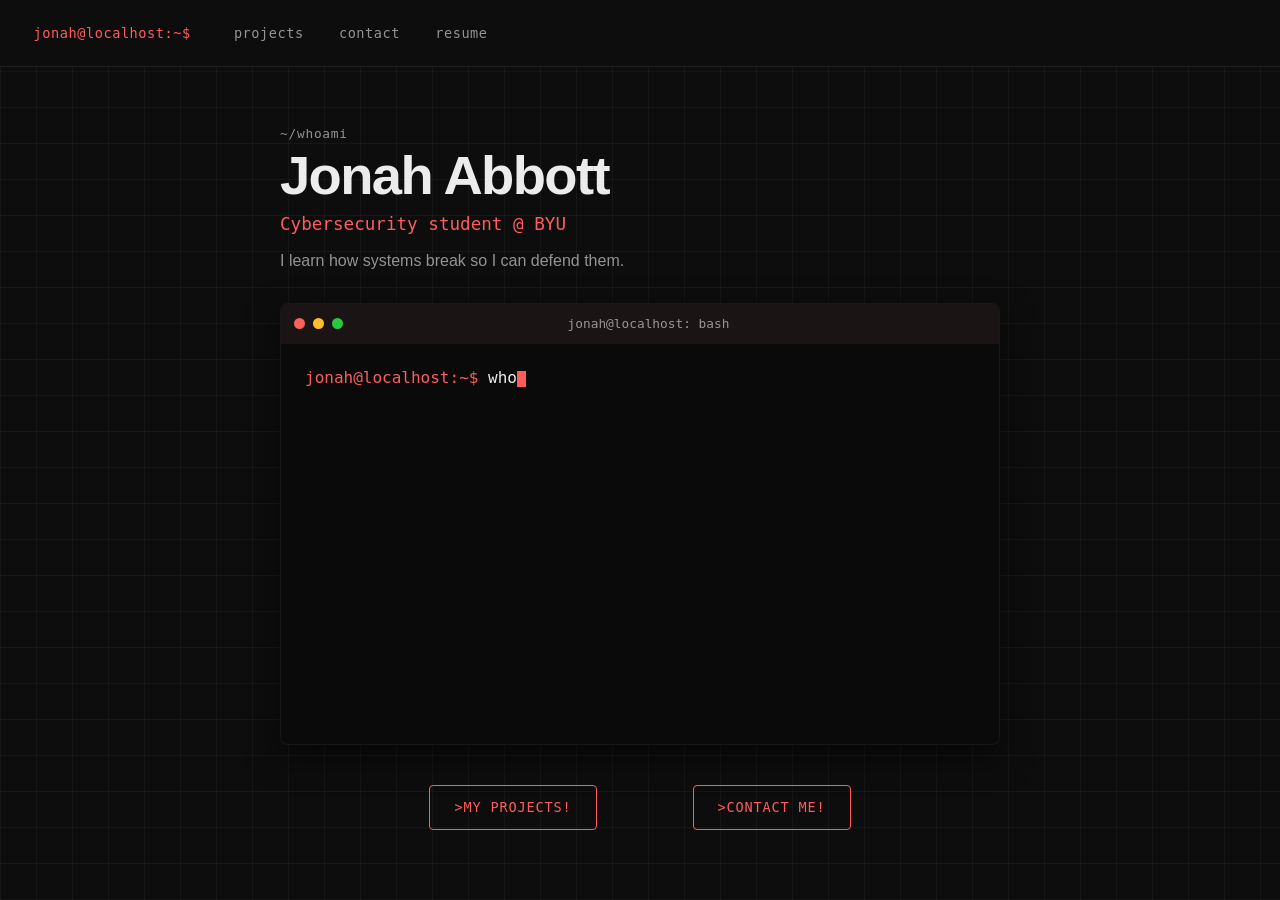
<file: index.html>
<!doctype html>
<html lang="en">
	<head>
		<meta charset="utf-8" />
		<meta name="viewport" content="width=device-width, initial-scale=1" />
		<meta http-equiv="Content-Security-Policy" content="default-src 'self'; script-src 'self'; style-src 'self' https://fonts.googleapis.com; font-src https://fonts.gstatic.com; img-src 'self'; frame-src 'self'; object-src 'none'; base-uri 'self'; form-action 'self'; upgrade-insecure-requests">
		<meta name="referrer" content="strict-origin-when-cross-origin">
		<title>Jonah Abbott</title>
		<meta name="description" content="Personal portfolio of Jonah Abbott" />
		<link rel="stylesheet" href="style.css?v=3">
	</head>
	<body>
		<a class="skip-link" href="#main">Skip to content</a>
		<nav class="site-nav" aria-label="Main navigation">
			<a class="nav-brand" href="index.html" aria-current="page">jonah@localhost:~$</a>
			<ul>
				<li><a href="projects.html">projects</a></li>
				<li><a href="contact.html">contact</a></li>
				<li><a href="resume.html">resume</a></li>
			</ul>
		</nav>
		<main id="main">
			<header class="hero">
				<p class="hero-kicker">~/whoami</p>
				<h1>Jonah Abbott</h1>
				<p class="hero-role">Cybersecurity student @ BYU</p>
				<p class="hero-tag">I learn how systems break so I can defend them.</p>
			</header>
			<div class="terminal-window">
				<div class="terminal-titlebar">
					<span class="terminal-dot dot-red"></span>
					<span class="terminal-dot dot-yellow"></span>
					<span class="terminal-dot dot-green"></span>
					<span class="terminal-title">jonah@localhost: bash</span>
				</div>
				<pre class="terminal-body" id="boot-output"></pre>
			</div>

			<div class="action-buttons">
				<a class="btn" href="projects.html">>My Projects!</a>
				<a class="btn" href="contact.html">>Contact Me!</a>
			</div>
		</main>
		<script src="script.js?v=3"></script>
	</body>
</html>
</file>
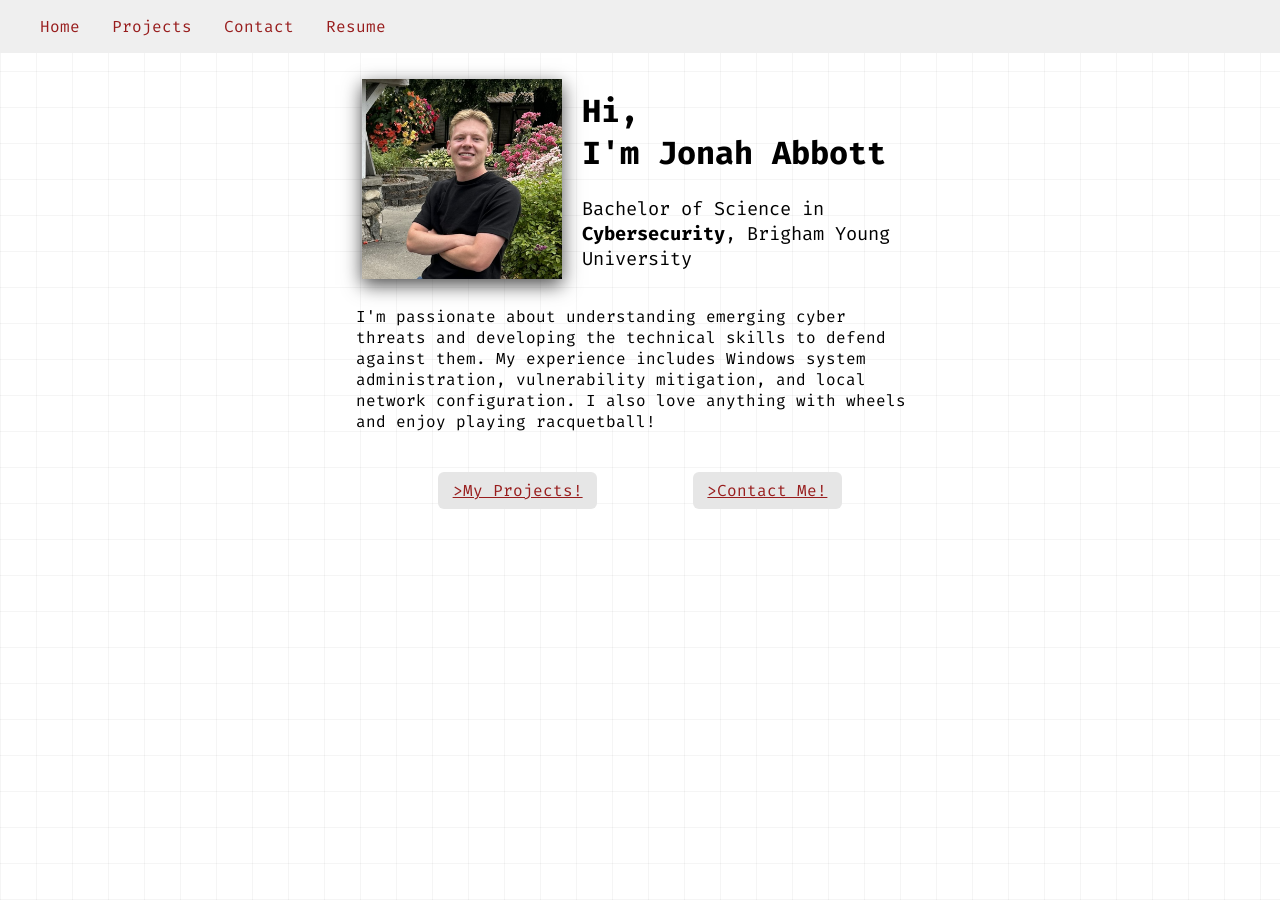
<file: main/index.html>
<!doctype html>
<html lang="en">
	<head>
		<meta charset="utf-8" />
		<meta name="viewport" content="width=device-width, initial-scale=1" />
		<title>Jonah Abbott</title>
		<meta name="description" content="Personal portfolio of Jonah Abbott" />
		<link rel="stylesheet" href="style.css">
	</head>
	<body>
		<a class="skip-link" href="#main">Skip to content</a>
		<nav class="site-nav" aria-label="Main navigation">
			<ul>
				<li><a href="index.html" aria-current="page">Home</a></li>
				<li><a href="projects.html">Projects</a></li>
				<li><a href="contact.html">Contact</a></li>
				<li><a href="resume.html">Resume</a></li>
			</ul>
		</nav>
		<main id="main">
			<div class="profile-row">
				<img class="avatar" src="images/profile2.JPG" alt="picture of Jonah" width="64" height="64">
				<div class="text-block">
					<h1>Hi, <br> I'm Jonah Abbott</h1>
					<h3><span>Bachelor of Science in </span>Cybersecurity<span>, Brigham Young University</span></h3>
					<style>
					h3 span {
						font-weight: normal;
					}
					</style>
				</div>
			</div>
			<p class="about-text">I'm passionate about understanding emerging cyber threats and developing the technical skills to defend against them. My experience includes Windows system administration, vulnerability mitigation, and local network configuration. I also love anything with wheels and enjoy playing racquetball!</p>

			<div class="action-buttons">
				<a class="btn" href="projects.html">>My Projects!</a>
				<a class="btn" href="contact.html">>Contact Me!</a>
			</div>
		</main>
	</body>
</html>
</file>
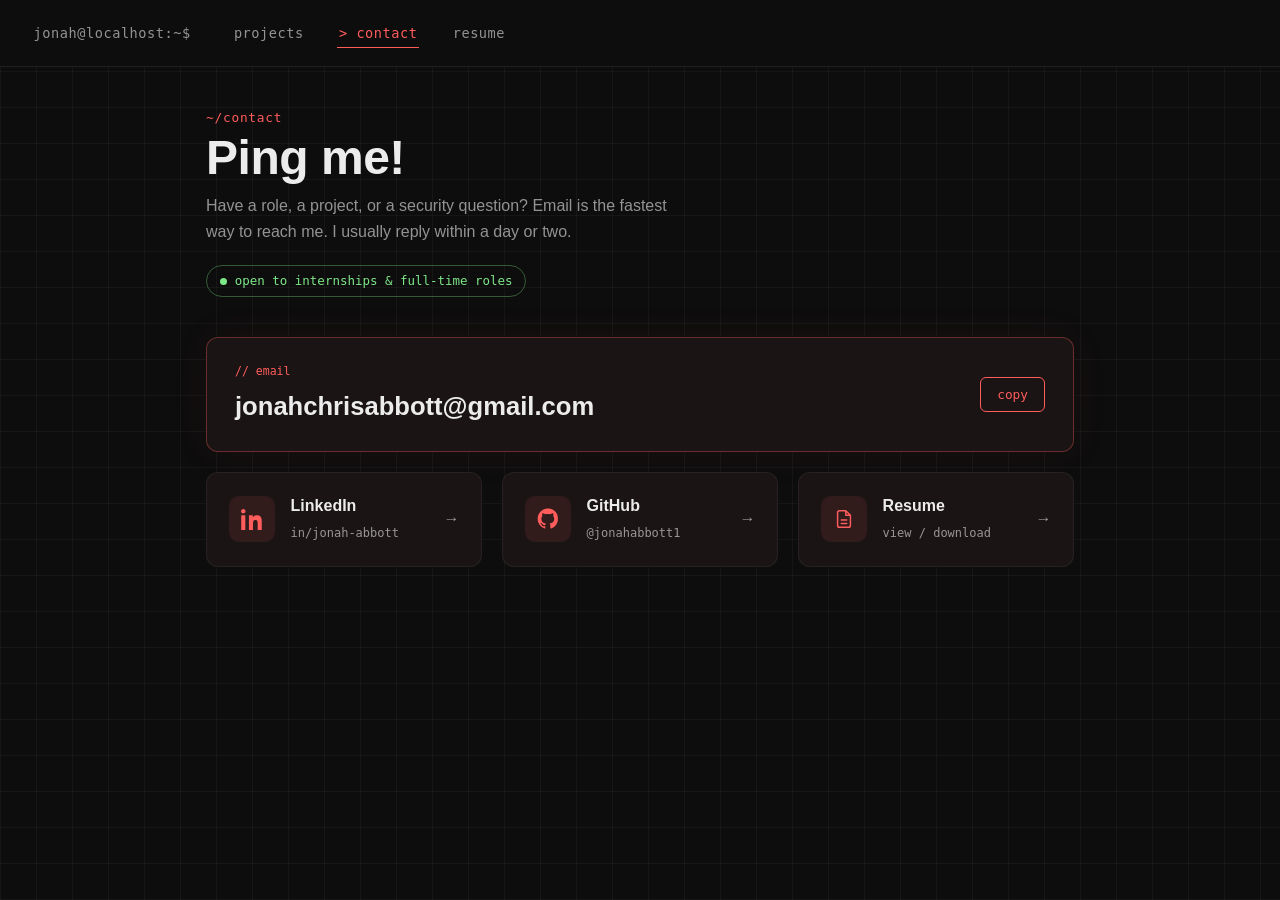
<file: contact.html>
<!doctype html>
<html lang="en">
  <head>
    <meta charset="utf-8" />
    <meta name="viewport" content="width=device-width, initial-scale=1" />
    <meta http-equiv="Content-Security-Policy" content="default-src 'self'; script-src 'self'; style-src 'self' https://fonts.googleapis.com; font-src https://fonts.gstatic.com; img-src 'self'; frame-src 'self'; object-src 'none'; base-uri 'self'; form-action 'self'; upgrade-insecure-requests">
    <meta name="referrer" content="strict-origin-when-cross-origin">
    <title>Contact | Jonah Abbott</title>
    <meta name="description" content="Contact Jonah Abbott" />
    <link rel="stylesheet" href="style.css?v=3">
  </head>
  <body>
    <a class="skip-link" href="#main">Skip to content</a>
    <nav class="site-nav" aria-label="Main navigation">
      <a class="nav-brand" href="index.html">jonah@localhost:~$</a>
      <ul>
        <li><a href="projects.html">projects</a></li>
        <li><a href="contact.html" aria-current="page">contact</a></li>
        <li><a href="resume.html">resume</a></li>
      </ul>
    </nav>

    <main id="main" class="ca">
      <div class="ca-kicker">~/contact</div>
      <h1>Ping me!</h1>
      <p class="ca-lead">Have a role, a project, or a security question? Email is the fastest way to reach me. I usually reply within a day or two.</p>
      <div class="ca-status">open to internships &amp; full-time roles</div>

      <div class="ca-email">
        <div>
          <small>// email</small>
          <a href="mailto:jonahchrisabbott@gmail.com">jonahchrisabbott@gmail.com</a>
        </div>
        <button class="ca-copy" data-copy="jonahchrisabbott@gmail.com">copy</button>
      </div>

      <div class="ca-grid">
        <a class="ca-card" href="https://www.linkedin.com/in/jonah-abbott-0763b6328/" target="_blank" rel="noopener noreferrer">
          <span class="ca-icon"><svg viewBox="0 0 24 24" aria-hidden="true"><path d="M4.98 3.5C4.98 4.88 3.86 6 2.48 6 1.1 6 0 4.88 0 3.5 0 2.12 1.1 1 2.48 1 3.86 1 4.98 2.12 4.98 3.5zM.24 8h4.47V24H.24zM8.66 8h4.29v2.18h.06c.6-1.13 2.07-2.32 4.26-2.32 4.55 0 5.39 2.99 5.39 6.88V24h-4.47v-7.14c0-1.7-.03-3.89-2.37-3.89-2.38 0-2.74 1.86-2.74 3.78V24H8.66z" fill="currentColor"/></svg></span>
          <span><b>LinkedIn</b><span class="h">in/jonah-abbott</span></span><span class="arrow">→</span>
        </a>
        <a class="ca-card" href="https://github.com/jonahabbott1" target="_blank" rel="noopener noreferrer">
          <span class="ca-icon"><svg viewBox="0 0 24 24" aria-hidden="true"><path d="M12 .5C5.73.5.75 5.47.75 11.75c0 4.9 3.16 9.06 7.56 10.53.55.1.75-.24.75-.53v-1.86c-3.07.67-3.72-1.2-3.72-1.2-.5-1.27-1.22-1.61-1.22-1.61-.99-.68.08-.67.08-.67 1.1.08 1.68 1.13 1.68 1.13.98 1.68 2.57 1.2 3.2.92.1-.72.38-1.2.69-1.48-2.45-.28-5.02-1.22-5.02-5.43 0-1.2.43-2.18 1.13-2.95-.12-.28-.5-1.4.11-2.92 0 0 .92-.3 3.02 1.12.88-.24 1.82-.36 2.76-.36.94 0 1.88.12 2.76.36 2.1-1.42 3.02-1.12 3.02-1.12.61 1.52.23 2.64.11 2.92.7.77 1.13 1.74 1.13 2.95 0 4.22-2.58 5.14-5.04 5.41.39.33.73.98.73 1.98v2.94c0 .29.2.64.76.53 4.4-1.47 7.56-5.63 7.56-10.53C23.25 5.47 18.27.5 12 .5z" fill="currentColor"/></svg></span>
          <span><b>GitHub</b><span class="h">@jonahabbott1</span></span><span class="arrow">→</span>
        </a>
        <a class="ca-card" href="resume.html">
          <span class="ca-icon"><svg viewBox="0 0 24 24" aria-hidden="true"><path d="M14 3H7a2 2 0 0 0-2 2v14a2 2 0 0 0 2 2h10a2 2 0 0 0 2-2V8zM14 3v5h5M9 13h6M9 17h6" fill="none" stroke="currentColor" stroke-width="1.6" stroke-linecap="round" stroke-linejoin="round"/></svg></span>
          <span><b>Resume</b><span class="h">view / download</span></span><span class="arrow">→</span>
        </a>
      </div>
    </main>

    <script src="script.js?v=3"></script>
  </body>
</html>
</file>
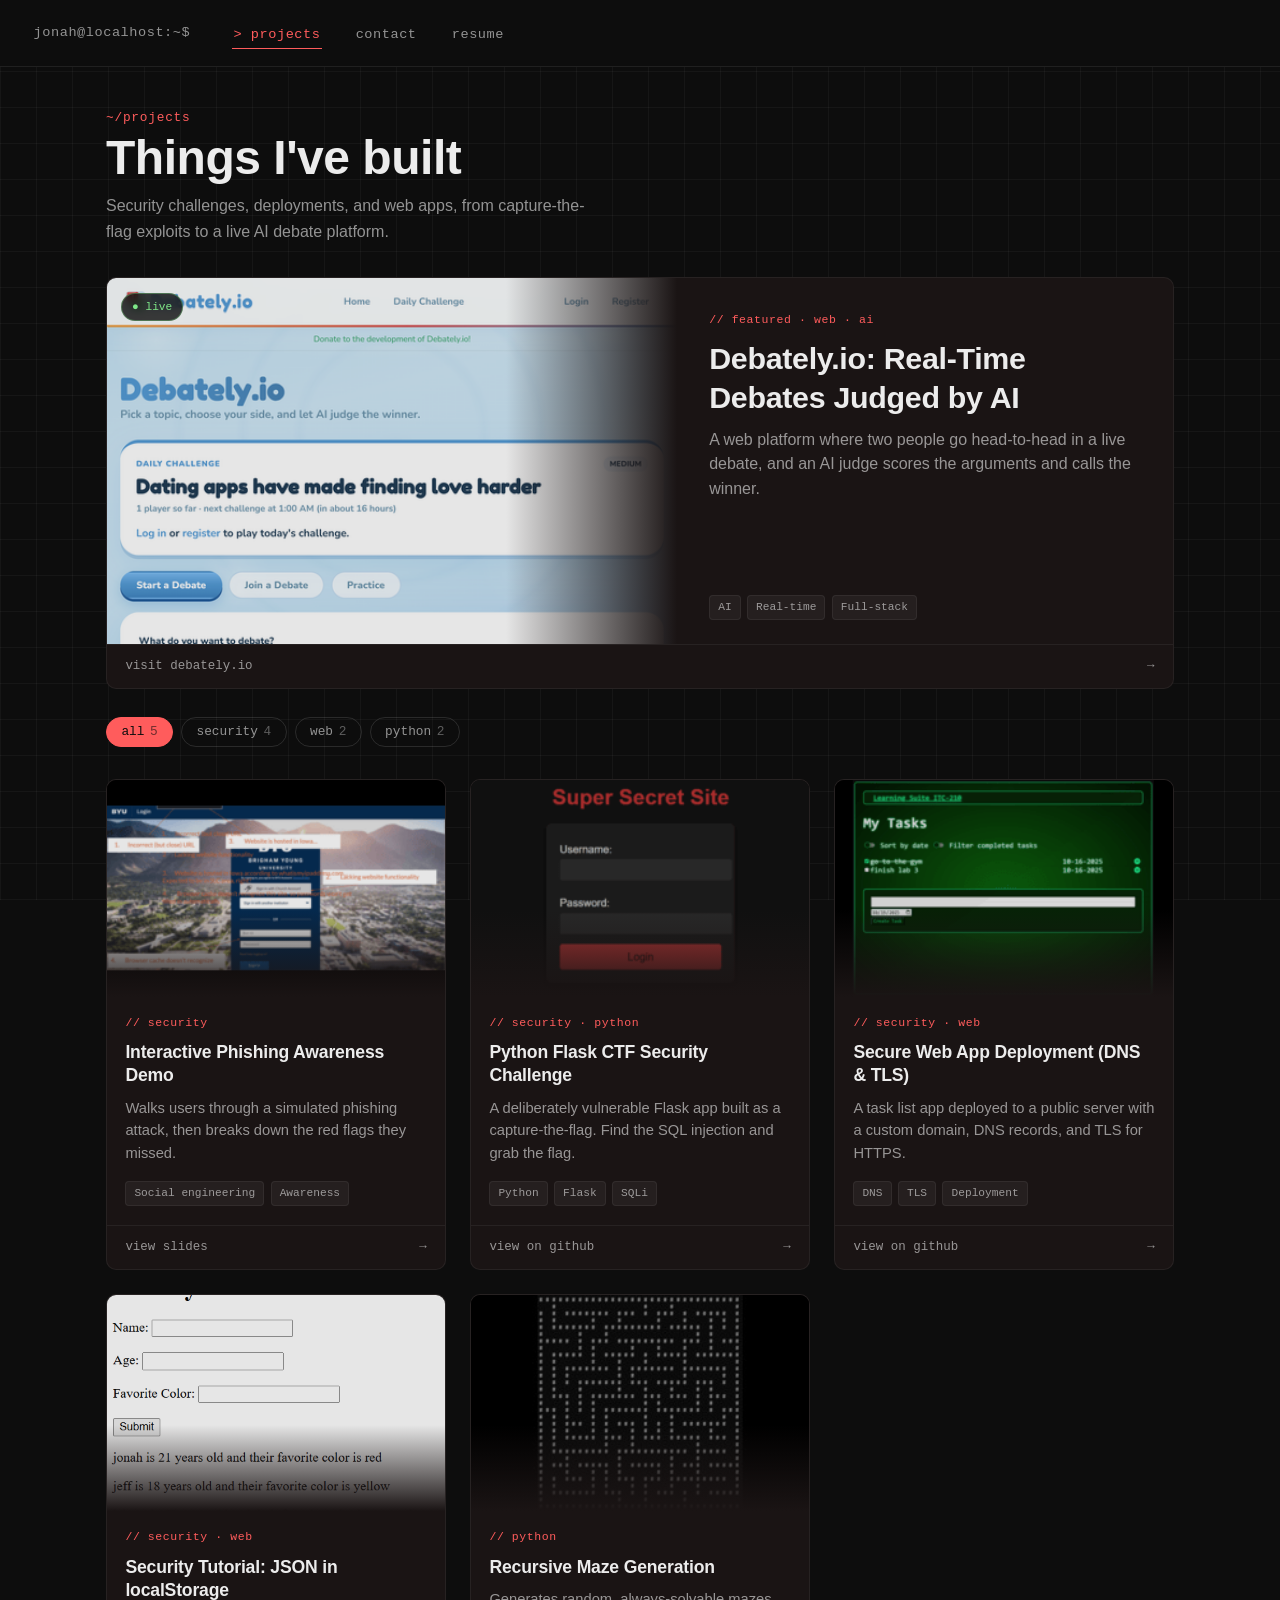
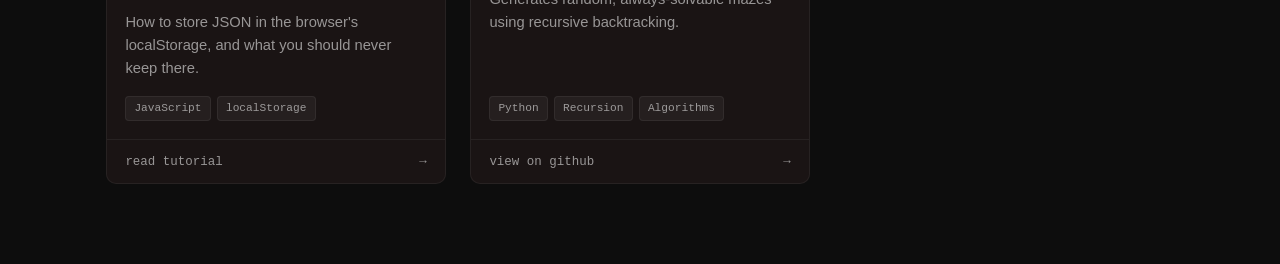
<file: projects.html>
<!doctype html>
<html lang="en">
  <head>
    <meta charset="utf-8" />
    <meta name="viewport" content="width=device-width, initial-scale=1" />
    <meta http-equiv="Content-Security-Policy" content="default-src 'self'; script-src 'self'; style-src 'self' https://fonts.googleapis.com; font-src https://fonts.gstatic.com; img-src 'self'; frame-src 'self'; object-src 'none'; base-uri 'self'; form-action 'self'; upgrade-insecure-requests">
    <meta name="referrer" content="strict-origin-when-cross-origin">
    <title>Projects | Jonah Abbott</title>
    <meta name="description" content="Projects by Jonah Abbott" />
    <link rel="stylesheet" href="style.css?v=3">
  </head>
  <body>
    <a class="skip-link" href="#main">Skip to content</a>
    <nav class="site-nav" aria-label="Main navigation">
      <a class="nav-brand" href="index.html">jonah@localhost:~$</a>
      <ul>
        <li><a href="projects.html" aria-current="page">projects</a></li>
        <li><a href="contact.html">contact</a></li>
        <li><a href="resume.html">resume</a></li>
      </ul>
    </nav>

    <main id="main" class="pa">
      <header class="pa-head">
        <div class="pa-kicker">~/projects</div>
        <h1>Things I've built</h1>
        <p>Security challenges, deployments, and web apps, from capture-the-flag exploits to a live AI debate platform.</p>
      </header>

      <a class="pa-card pa-featured" data-cat="web ai" href="https://debately.io" target="_blank" rel="noopener noreferrer">
        <div class="pa-thumb">
          <span class="pa-badge">live</span>
          <img src="images/debately.png" alt="Debately.io home page">
        </div>
        <div class="pa-body">
          <span class="pa-cat">// featured · web · ai</span>
          <h2 class="pa-title">Debately.io: Real-Time Debates Judged by AI</h2>
          <p class="pa-desc">A web platform where two people go head-to-head in a live debate, and an AI judge scores the arguments and calls the winner.</p>
          <div class="pa-tags"><span class="pa-tag">AI</span><span class="pa-tag">Real-time</span><span class="pa-tag">Full-stack</span></div>
        </div>
        <span class="pa-link"><span>visit debately.io</span><span class="arrow">→</span></span>
      </a>

      <div class="pa-filters" role="group" aria-label="Filter projects">
        <button class="pa-filter" data-filter="all" aria-pressed="true">all</button>
        <button class="pa-filter" data-filter="security" aria-pressed="false">security</button>
        <button class="pa-filter" data-filter="web" aria-pressed="false">web</button>
        <button class="pa-filter" data-filter="python" aria-pressed="false">python</button>
      </div>

      <section class="pa-grid">
        <a class="pa-card" data-cat="security" href="https://docs.google.com/presentation/d/e/2PACX-1vQB71fuXv08Kx0W2Mqn-zyaJLTyVxOT1DaOD64lSgSysT2avq0krHfRYB0jwRpNVnrIo7Fd3RonOysb/pub?start=true&loop=true&delayms=60000" target="_blank" rel="noopener noreferrer">
          <div class="pa-thumb"><img src="images/phishingsitescreenshot.png" alt="Phishing demo site screenshot"></div>
          <div class="pa-body">
            <span class="pa-cat">// security</span>
            <h2 class="pa-title">Interactive Phishing Awareness Demo</h2>
            <p class="pa-desc">Walks users through a simulated phishing attack, then breaks down the red flags they missed.</p>
            <div class="pa-tags"><span class="pa-tag">Social engineering</span><span class="pa-tag">Awareness</span></div>
          </div>
          <span class="pa-link"><span>view slides</span><span class="arrow">→</span></span>
        </a>
        <a class="pa-card" data-cat="security python" href="https://github.com/jonahabbott1/CTF" target="_blank" rel="noopener noreferrer">
          <div class="pa-thumb"><img src="images/ctfproject.png" alt="SQL injection CTF"></div>
          <div class="pa-body">
            <span class="pa-cat">// security · python</span>
            <h2 class="pa-title">Python Flask CTF Security Challenge</h2>
            <p class="pa-desc">A deliberately vulnerable Flask app built as a capture-the-flag. Find the SQL injection and grab the flag.</p>
            <div class="pa-tags"><span class="pa-tag">Python</span><span class="pa-tag">Flask</span><span class="pa-tag">SQLi</span></div>
          </div>
          <span class="pa-link"><span>view on github</span><span class="arrow">→</span></span>
        </a>
        <a class="pa-card" data-cat="security web" href="https://github.com/jonahabbott1/tasklistwebsite" target="_blank" rel="noopener noreferrer">
          <div class="pa-thumb"><img src="images/tasklistwebsite.png" alt="Task list website"></div>
          <div class="pa-body">
            <span class="pa-cat">// security · web</span>
            <h2 class="pa-title">Secure Web App Deployment (DNS &amp; TLS)</h2>
            <p class="pa-desc">A task list app deployed to a public server with a custom domain, DNS records, and TLS for HTTPS.</p>
            <div class="pa-tags"><span class="pa-tag">DNS</span><span class="pa-tag">TLS</span><span class="pa-tag">Deployment</span></div>
          </div>
          <span class="pa-link"><span>view on github</span><span class="arrow">→</span></span>
        </a>
        <a class="pa-card" data-cat="security web" href="https://github.com/jonahabbott1/JSONtutorial/blob/main/README.md" target="_blank" rel="noopener noreferrer">
          <div class="pa-thumb"><img src="images/displayeddata.png" alt="Data displayed from localStorage"></div>
          <div class="pa-body">
            <span class="pa-cat">// security · web</span>
            <h2 class="pa-title">Security Tutorial: JSON in localStorage</h2>
            <p class="pa-desc">How to store JSON in the browser's localStorage, and what you should never keep there.</p>
            <div class="pa-tags"><span class="pa-tag">JavaScript</span><span class="pa-tag">localStorage</span></div>
          </div>
          <span class="pa-link"><span>read tutorial</span><span class="arrow">→</span></span>
        </a>
        <a class="pa-card" data-cat="python" href="https://github.com/jonahabbott1/recursive-maze-generation" target="_blank" rel="noopener noreferrer">
          <div class="pa-thumb"><img src="images/maze.jpg" alt="Generated maze"></div>
          <div class="pa-body">
            <span class="pa-cat">// python</span>
            <h2 class="pa-title">Recursive Maze Generation</h2>
            <p class="pa-desc">Generates random, always-solvable mazes using recursive backtracking.</p>
            <div class="pa-tags"><span class="pa-tag">Python</span><span class="pa-tag">Recursion</span><span class="pa-tag">Algorithms</span></div>
          </div>
          <span class="pa-link"><span>view on github</span><span class="arrow">→</span></span>
        </a>
      </section>
    </main>
    <script src="script.js?v=3"></script>
  </body>
</html>
</file>
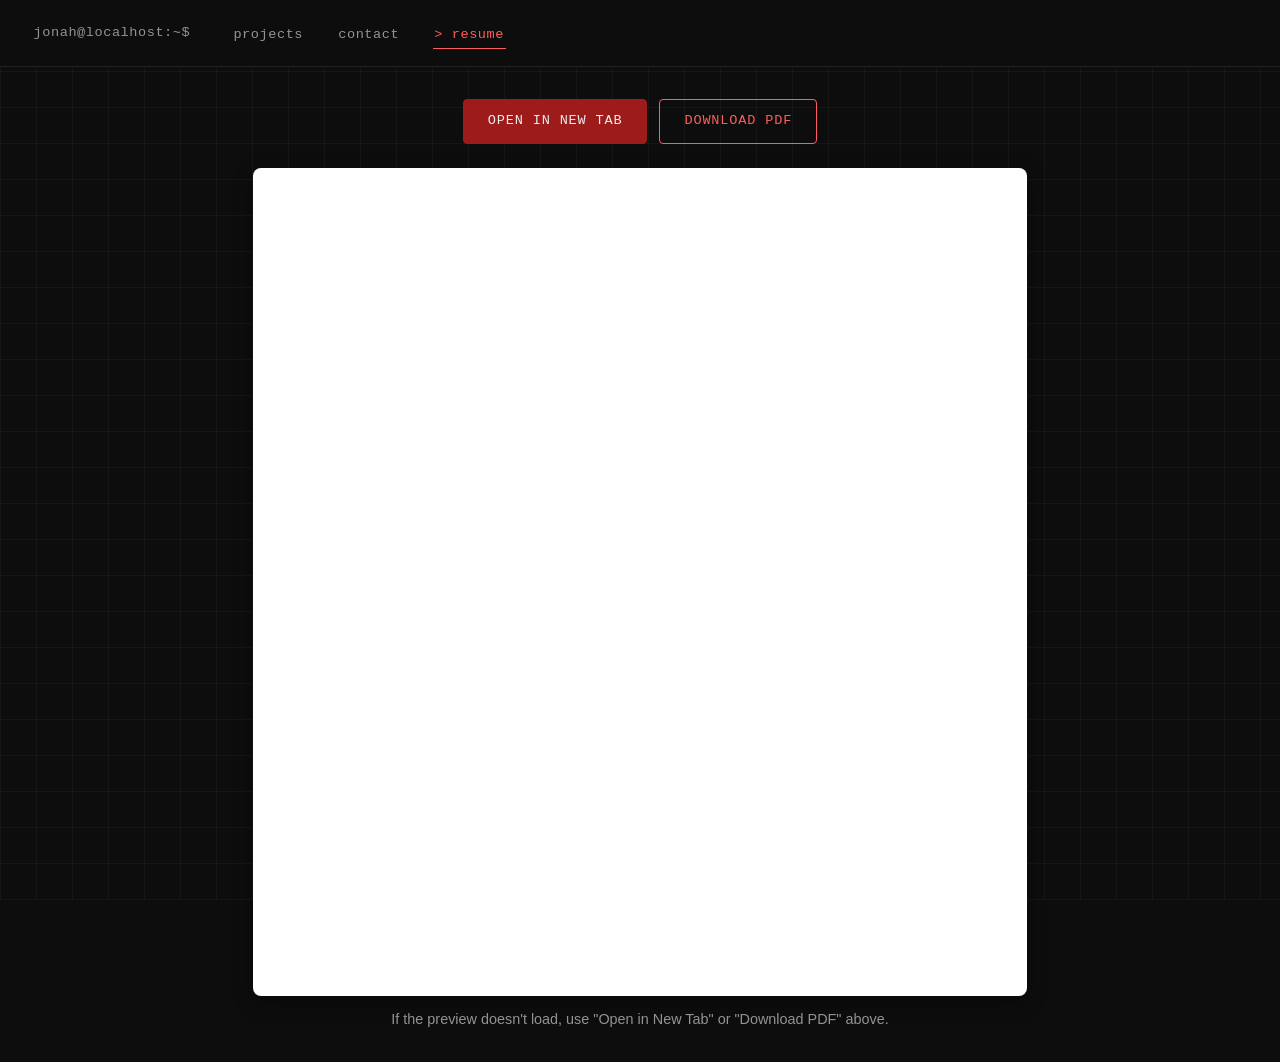
<file: resume.html>
<!doctype html>
<html lang="en">
  <head>
    <meta charset="utf-8" />
    <meta name="viewport" content="width=device-width, initial-scale=1" />
    <meta http-equiv="Content-Security-Policy" content="default-src 'self'; script-src 'self'; style-src 'self' https://fonts.googleapis.com; font-src https://fonts.gstatic.com; img-src 'self'; frame-src 'self'; object-src 'none'; base-uri 'self'; form-action 'self'; upgrade-insecure-requests">
    <meta name="referrer" content="strict-origin-when-cross-origin">
    <title>Resume | Jonah Abbott</title>
    <meta name="description" content="Resume of Jonah Abbott" />
    <link rel="stylesheet" href="style.css?v=3">
  </head>
  <body>
    <a class="skip-link" href="#main">Skip to content</a>
    <nav class="site-nav" aria-label="Main navigation">
      <a class="nav-brand" href="index.html">jonah@localhost:~$</a>
      <ul>
        <li><a href="projects.html">projects</a></li>
        <li><a href="contact.html">contact</a></li>
        <li><a href="resume.html" aria-current="page">resume</a></li>
      </ul>
    </nav>

    <main id="main">
      <div class="resume-actions">
        <a class="btn primary" href="resumes/Jonah_Abbott_Resume_9_16.pdf" target="_blank" rel="noopener">Open in New Tab</a>
        <a class="btn" href="resumes/Jonah_Abbott_Resume_9_16.pdf" download="Jonah Abbott Resume.pdf">Download PDF</a>
      </div>

      <div class="resume-frame-wrapper">
        <!-- Embed the latest resume PDF. All resume versions live in resumes/; this points at the current one.
             toolbar=0&navpanes=0&scrollbar=0 strips the native PDF viewer chrome for a cleaner in-page look. -->
        <iframe class="resume-frame" src="resumes/Jonah_Abbott_Resume_9_16.pdf#toolbar=0&navpanes=0&view=FitH" title="Jonah Abbott resume preview"></iframe>
      </div>

      <p class="note">If the preview doesn't load, use "Open in New Tab" or "Download PDF" above.</p>
    </main>
  </body>
</html>
</file>
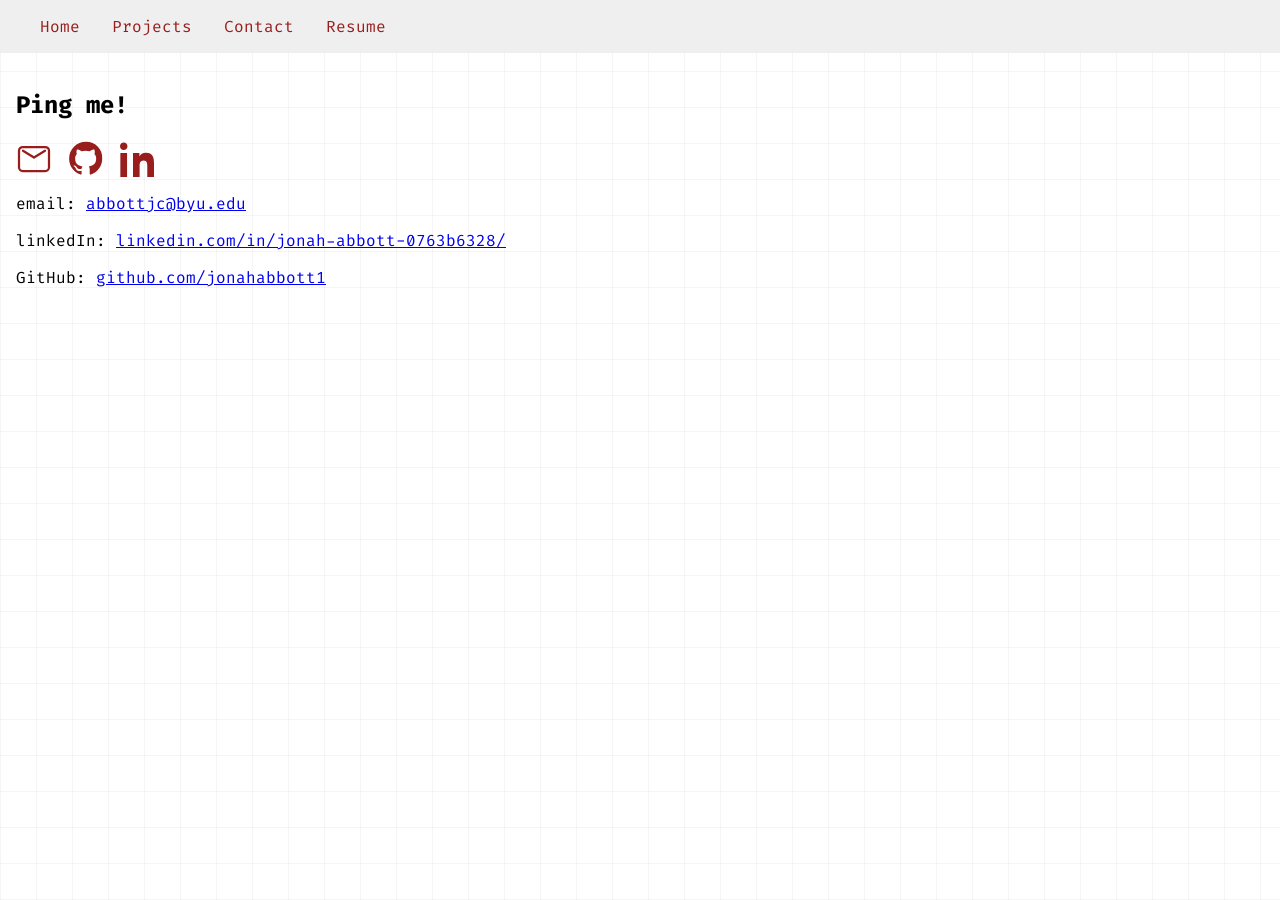
<file: main/contact.html>
<!doctype html>
<html lang="en">
  <head>
    <meta charset="utf-8" />
    <meta name="viewport" content="width=device-width, initial-scale=1" />
    <title>Contact Jonah</title>
    <meta name="description" content="Contact Jonah Abbott" />
    <link rel="stylesheet" href="style.css">
  </head>
  <body>
    <a class="skip-link" href="#main">Skip to content</a>
    <nav class="site-nav" aria-label="Main navigation">
      <ul>
        <li><a href="index.html">Home</a></li>
        <li><a href="projects.html">Projects</a></li>
        <li><a href="contact.html" aria-current="page">Contact</a></li>
        <li><a href="resume.html">Resume</a></li>
      </ul>
    </nav>

    <main id="main">
      <section class="contact">
        <h1>Ping me!</h1>
        <div class="social-links" aria-label="contact links">
            <!-- Email -->
            <a href="mailto:jonahchrisabbott@gmail.com" class="social-link" aria-label="Email">
              <svg viewBox="0 0 24 24" xmlns="http://www.w3.org/2000/svg" aria-hidden="true" focusable="false">
                <path d="M2 6.5A2.5 2.5 0 0 1 4.5 4h15A2.5 2.5 0 0 1 22 6.5v11A2.5 2.5 0 0 1 19.5 20h-15A2.5 2.5 0 0 1 2 17.5v-11zM4.65 6.5L12 11l7.35-4.5" fill="none" stroke="currentColor" stroke-width="1.5" stroke-linecap="round" stroke-linejoin="round"/>
              </svg>
            </a>

            <!-- GitHub -->
            <a href="https://github.com/jonahabbott1" target="_blank" rel="noopener noreferrer" class="social-link" aria-label="GitHub">
              <svg viewBox="0 0 24 24" xmlns="http://www.w3.org/2000/svg" aria-hidden="true" focusable="false">
                <path d="M12 .5C5.73.5.75 5.47.75 11.75c0 4.9 3.16 9.06 7.56 10.53.55.1.75-.24.75-.53v-1.86c-3.07.67-3.72-1.2-3.72-1.2-.5-1.27-1.22-1.61-1.22-1.61-.99-.68.08-.67.08-.67 1.1.08 1.68 1.13 1.68 1.13.98 1.68 2.57 1.2 3.2.92.1-.72.38-1.2.69-1.48-2.45-.28-5.02-1.22-5.02-5.43 0-1.2.43-2.18 1.13-2.95-.12-.28-.5-1.4.11-2.92 0 0 .92-.3 3.02 1.12.88-.24 1.82-.36 2.76-.36.94 0 1.88.12 2.76.36 2.1-1.42 3.02-1.12 3.02-1.12.61 1.52.23 2.64.11 2.92.7.77 1.13 1.74 1.13 2.95 0 4.22-2.58 5.14-5.04 5.41.39.33.73.98.73 1.98v2.94c0 .29.2.64.76.53 4.4-1.47 7.56-5.63 7.56-10.53C23.25 5.47 18.27.5 12 .5z" fill="currentColor"/>
              </svg>
            </a>

            <!-- LinkedIn -->
            <a href="https://www.linkedin.com/in/jonahabbott" target="_blank" rel="noopener noreferrer" class="social-link" aria-label="LinkedIn">
              <svg viewBox="0 0 24 24" xmlns="http://www.w3.org/2000/svg" aria-hidden="true" focusable="false">
                <path d="M4.98 3.5C4.98 4.88 3.86 6 2.48 6 1.1 6 0 4.88 0 3.5 0 2.12 1.1 1 2.48 1 3.86 1 4.98 2.12 4.98 3.5zM.24 8h4.47V24H.24zM8.66 8h4.29v2.18h.06c.6-1.13 2.07-2.32 4.26-2.32 4.55 0 5.39 2.99 5.39 6.88V24h-4.47v-7.14c0-1.7-.03-3.89-2.37-3.89-2.38 0-2.74 1.86-2.74 3.78V24H8.66z" fill="currentColor"/>
              </svg>
            </a>
          </div>
        <p>email: <a href="mailto:abbottjc@byu.edu">abbottjc@byu.edu</a></p>
        <p>linkedIn: <a href="https://www.linkedin.com/in/jonah-abbott-0763b6328/">linkedin.com/in/jonah-abbott-0763b6328/</a></p>
        <p>GitHub: <a href="https://github.com/jonahabbott1">github.com/jonahabbott1</a></p>
      </section>
    </main>
  </body>
</html>
</file>
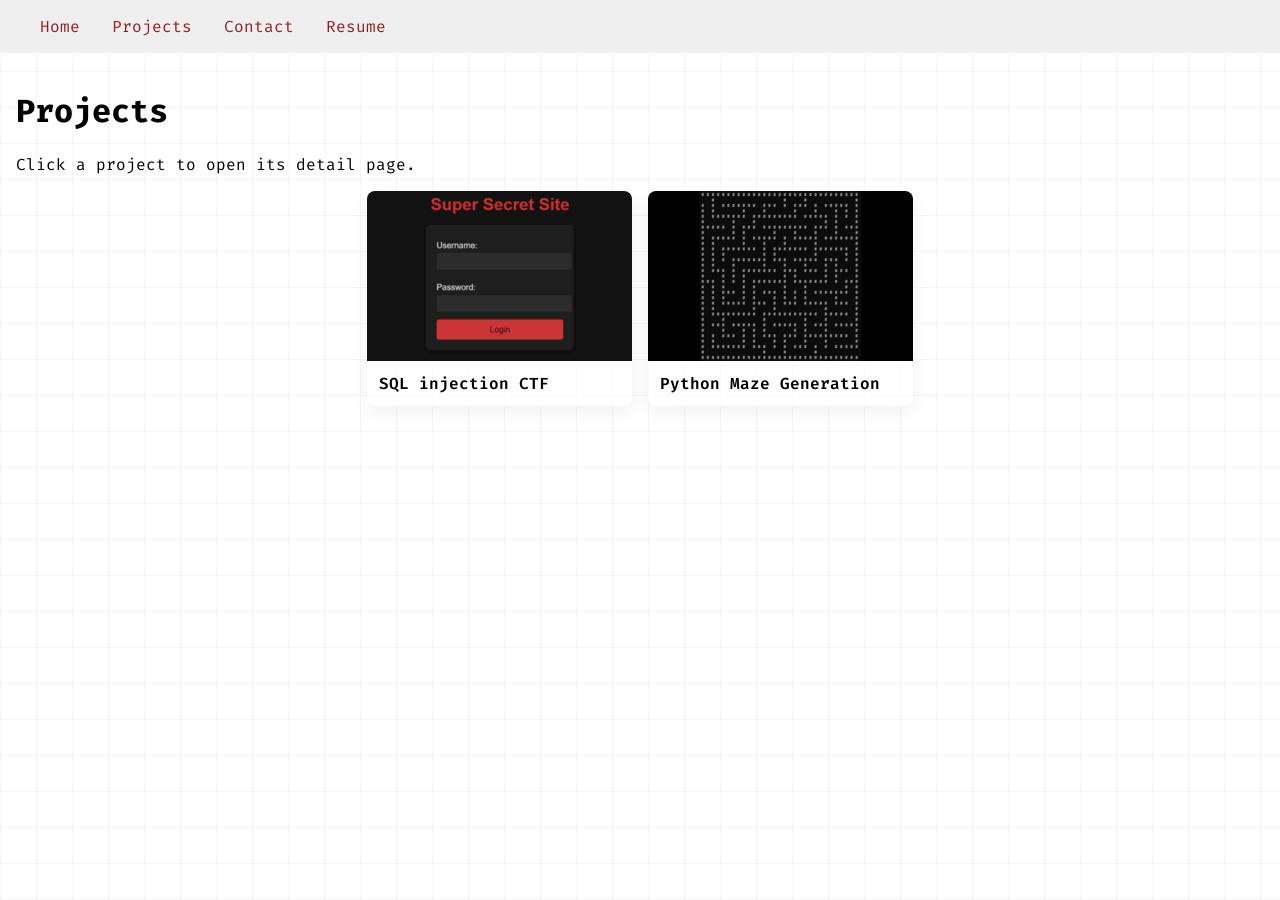
<file: main/projects.html>
<!doctype html>
<html lang="en">
  <head>
    <meta charset="utf-8" />
    <meta name="viewport" content="width=device-width, initial-scale=1" />
    <title>Projects — jonah abbott</title>
    <meta name="description" content="Projects by Jonah Abbott" />
    <link rel="stylesheet" href="style.css">
  </head>
  <body>
    <a class="skip-link" href="#main">Skip to content</a>
    <nav class="site-nav" aria-label="Main navigation">
      <ul>
        <li><a href="index.html">Home</a></li>
        <li><a href="projects.html" aria-current="page">Projects</a></li>
        <li><a href="contact.html">Contact</a></li>
        <li><a href="resume.html">Resume</a></li>
      </ul>
    </nav>

    <main id="main">
      <h1>Projects</h1>
      <p>Click a project to open its detail page.</p>

      <section class="projects-grid">
        <a class="project-tile" href="https://github.com/jonahabbott1/CTF" target="_blank"rel="noopener noreferrer">
          <div class="project-thumb">
            <img src="images/ctfproject.png" alt="SQL Injection CTF">
          </div>
          <div class="project-label">SQL injection CTF</div>
        </a>
        <a class="project-tile" href="https://github.com/jonahabbott1/recursive-maze-generation" target="_blank"rel="noopener noreferrer">
          <div class="project-thumb">
            <img src="images/maze.jpg" alt="Python Maze generation">
          </div>
          <div class="project-label">Python Maze Generation</div>
        </a>
      </section>

    </main>
  </body>
</html>
</file>
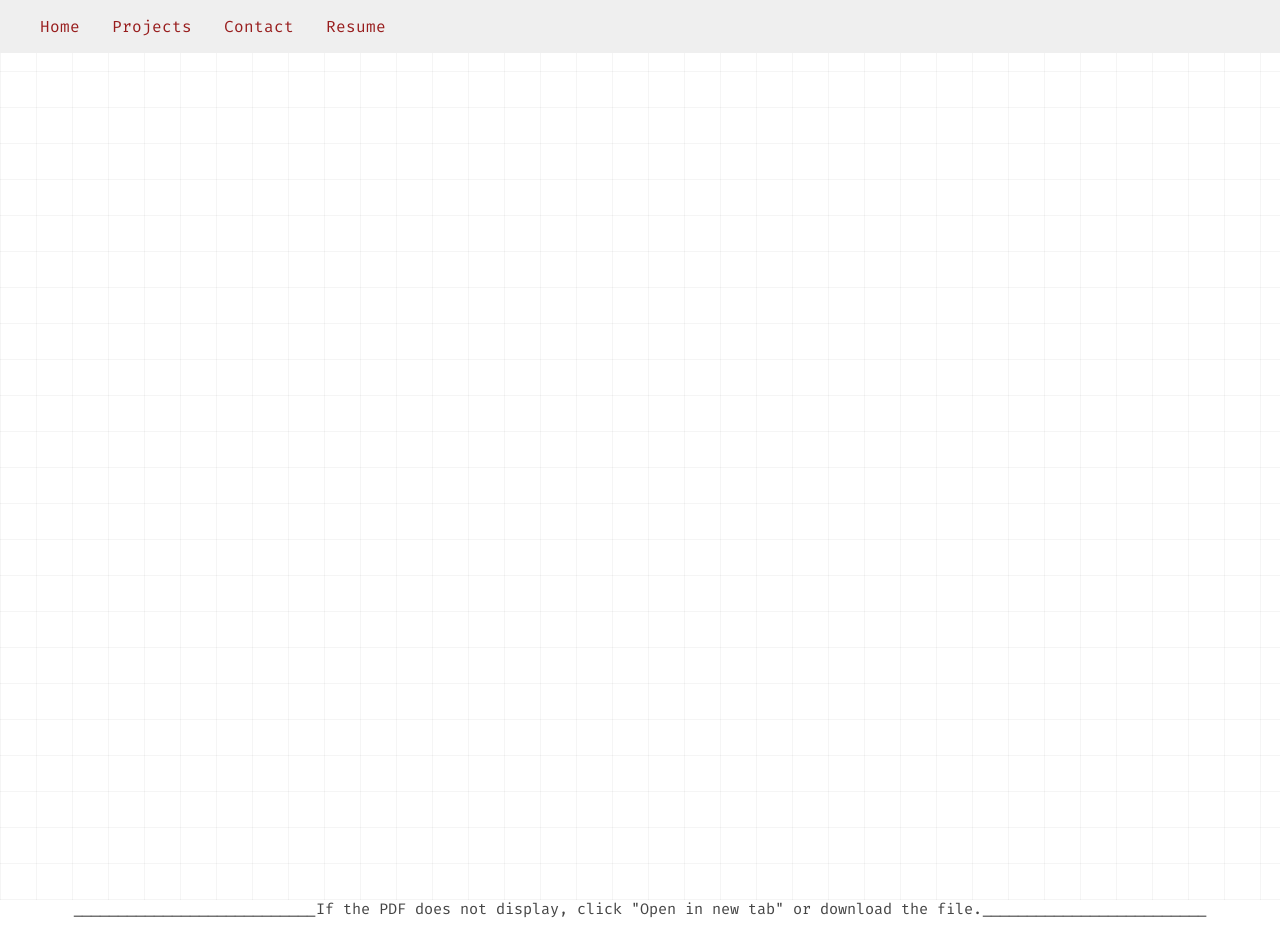
<file: main/resume.html>
<!doctype html>
<html lang="en">
  <head>
    <meta charset="utf-8" />
    <meta name="viewport" content="width=device-width, initial-scale=1" />
    <title>Resume — Jonah Abbott</title>
    <meta name="description" content="Resume of Jonah Abbott" />
    <link rel="stylesheet" href="style.css">
    <style>
      .resume-actions { display:flex; gap: .75rem; justify-content: center; margin: 1rem 0; }
      .resume-frame-wrapper { width: min(1100px, 96%); margin: 0 auto; }
      /* scale the PDF for a larger, zoomed view while keeping it readable */
      .resume-frame { width: 100%; height: 90vh; border: none; transform-origin: top center; }
      /* If browser supports PDF viewing in iframe this will show; otherwise users can download */
      .note { text-align:center; color: #444; font-size: .95rem; }
    </style>
  </head>
  <body>
    <a class="skip-link" href="#main">Skip to content</a>
    <nav class="site-nav" aria-label="Main navigation">
      <ul>
        <li><a href="index.html">Home</a></li>
        <li><a href="projects.html">Projects</a></li>
        <li><a href="contact.html">Contact</a></li>
        <li><a href="resume.html" aria-current="page">Resume</a></li>
      </ul>
    </nav>

    <main id="main">
      <div class="resume-frame-wrapper">
        <!-- Embed the PDF. Place the file 'Resume - Jonah Abbott.pdf' in the same folder as this file (src/) -->
        <iframe class="resume-frame" src="Resume - Jonah Abbott.pdf"></iframe>
      </div>

      <p class="note">___________________________If the PDF does not display, click "Open in new tab" or download the file._________________________</p>
    </main>
  </body>
</html>
</file>
<file: style.css>
/* Inter for headings/body copy (clean, minimal); Fira Code kept for nav/button labels (techy accent) */
@import url('https://fonts.googleapis.com/css2?family=Fira+Code:wght@400;500;600&family=Inter:wght@300;400;500;600;700&display=swap');
/* Base typography */
html, body {
	height: 100%;
}

/* Use border-box so width + padding don't produce unexpected overflow */
*, *::before, *::after {
  box-sizing: border-box;
}

body {

    place-items: center;
	margin: 0;
	font-family: 'Inter', sans-serif;
	font-weight: 300;
	line-height: 1.65;
	-webkit-font-smoothing: antialiased;
	-moz-osx-font-smoothing: grayscale;
}

h1, h2, h3 {
	font-weight: 600;
	letter-spacing: -0.01em;
}

.mono {
	font-family: 'Fira Code', monospace;
}

/* Small sensible defaults */
main {
	width: 100%;
	padding: 1rem;
}

a { color: var(--primary-red); }
a:visited { color: var(--primary-red); }

/* Buttons: minimal outline/ghost style, fills solid on hover */
.action-buttons { display:flex; gap: 6rem; justify-content: center; margin-top: 2.5rem; }
.btn {
	display: inline-block;
	padding: 0.65rem 1.5rem;
	border-radius: 4px;
	font-family: 'Fira Code', monospace;
	font-size: 0.85rem;
	font-weight: 500;
	letter-spacing: 0.06em;
	text-transform: uppercase;
	text-decoration: none;
	color: var(--primary-red);
	background: transparent;
	border: 1px solid var(--primary-red);
	transition: background .2s ease, color .2s ease, transform .2s ease;
}

.btn.primary {
	background: var(--red-deep);
	color: var(--text-color);
	border: 1px solid var(--red-deep);
}

.btn:hover { background: var(--primary-red); color: var(--bg-color); transform: translateY(-2px); }
.btn.primary:hover { background: transparent; color: var(--primary-red); border-color: var(--primary-red); }

/* legacy inline helpers (if used elsewhere) */
.inline-img { width: 64px; height: auto; }
.inline-heading { font-size: clamp(1.25rem, 3.5vw, 2rem); }
.inline-text { margin: 0; }

/* Subtle gray grid background */
:root {
	--grid-size: 32px;       /* spacing between grid lines */
	--grid-thin: 1px;       /* thin lines */
	--grid-thick: 1px;      /* thicker accent line if desired */
	--grid-color: rgba(255,255,255,0.04);
	--grid-color-2: rgba(255,255,255,0.06);
	--primary-red: #ff5c5c;   /* bright, WCAG-AA-safe red for text/links/icons on near-black */
	--red-deep: #9e1b1b;      /* saturated red reserved for button/CTA fills */
	--bg-color: #0d0d0d;      /* soft near-black, avoids pure #000 halation */
	--surface-color: #1a1414; /* warm near-black for nav/cards, distinct from page bg */
	--text-color: #ececec;    /* off-white body text, easier on the eyes than pure white */
	--muted-text: rgba(236,236,236,0.6);
}

body {
	background-color: var(--bg-color);
	color: var(--text-color);
	/* combine two repeating gradients: thin lines and slightly stronger every Nth line */
	background-image:
		repeating-linear-gradient(0deg, var(--grid-color) 0, var(--grid-color) var(--grid-thin), transparent var(--grid-thin), transparent var(--grid-size)),
		repeating-linear-gradient(90deg, var(--grid-color) 0, var(--grid-color) var(--grid-thin), transparent var(--grid-thin), transparent var(--grid-size));
	background-size: var(--grid-size) var(--grid-size);
	background-attachment: fixed;
}


/* Optional: slightly stronger lines every 4 cells for visual rhythm */
@media (min-width: 600px) {
	:root { --grid-size: 36px; }
	body {
		background-image:
			repeating-linear-gradient(0deg, var(--grid-color) 0, var(--grid-color) var(--grid-thin), transparent var(--grid-thin), transparent calc(var(--grid-size) * 1)),
			repeating-linear-gradient(90deg, var(--grid-color) 0, var(--grid-color) var(--grid-thin), transparent var(--grid-thin), transparent calc(var(--grid-size) * 1));
	}
}

/* Terminal hero: the home page's "about me" is presented as a terminal window */
.terminal-window {
	width: min(720px, 96%);
	margin: 2rem auto 0;
	background: #0a0a0a;
	border-radius: 8px;
	overflow: hidden;
	box-shadow: 0 12px 32px rgba(0,0,0,0.55);
	border: 1px solid rgba(255,255,255,0.06);
}
.terminal-titlebar {
	display: flex;
	align-items: center;
	gap: .5rem;
	padding: .6rem .8rem;
	background: var(--surface-color);
}
.terminal-dot { width: 11px; height: 11px; border-radius: 50%; display: inline-block; }
.dot-red { background: #ff5f56; }
.dot-yellow { background: #ffbd2e; }
.dot-green { background: #27c93f; }
.terminal-title {
	flex: 1;
	text-align: center;
	font-family: 'Fira Code', monospace;
	font-size: .8rem;
	color: var(--muted-text);
	margin-right: 2.5rem; /* balances the dots' width so the title is visually centered */
}
.terminal-body {
	margin: 0;
	min-height: 25rem;
	padding: 1.25rem 1.5rem 1.75rem;
	font-family: 'Fira Code', monospace;
	font-size: 1rem;
	line-height: 1.7;
	white-space: pre-wrap;
	word-break: break-word;
	color: var(--muted-text);
}
.terminal-body img {
	display: block;
	width: 160px;
	height: 160px;
	object-fit: cover;
	border-radius: 4px;
	margin: .5rem 0;
	box-shadow: 0 6px 18px rgba(0,0,0,0.5);
}
.boot-prompt { color: var(--primary-red); }
.boot-cmd { color: var(--text-color); }
.boot-cursor {
	display: inline-block;
	width: .55em;
	height: 1em;
	background: var(--primary-red);
	vertical-align: text-bottom;
	animation: boot-blink 1s steps(1) infinite;
}
@keyframes boot-blink { 50% { opacity: 0; } }

/* Navbar styles */
.skip-link {
	position: absolute;
	left: -9999px;
	top: auto;
	width: 1px;
	height: 1px;
	overflow: hidden;
}
.skip-link:focus {
	left: 1rem;
	top: 1rem;
	width: auto;
	height: auto;
	background: #111;
	color: #fff;
	padding: 0.5rem 0.75rem;
	border-radius: 4px;
	z-index: 1000;
}

.site-nav {
	width: 100%;
	background: var(--bg-color);
	border-bottom: 1px solid rgba(255,255,255,0.08);
	padding: 1.1rem 2rem;
	display: flex;
	align-items: center;
	justify-content: flex-start;
	gap: 2.5rem;
	flex-wrap: wrap;
}
.nav-brand {
	font-family: 'Fira Code', monospace;
	font-size: 0.85rem;
	letter-spacing: 0.01em;
	text-decoration: none;
	color: var(--muted-text);
	transition: color .15s ease;
}
.nav-brand:hover,
.nav-brand:focus {
	color: var(--primary-red);
}
.site-nav ul {
	list-style: none;
	margin: 0;
	padding: 0;
	display: flex;
	gap: 2rem;
	justify-content: flex-start;
}
.site-nav a {
	position: relative;
	font-family: 'Fira Code', monospace;
	font-size: 0.85rem;
	letter-spacing: 0.04em;
	text-decoration: none;
	color: var(--muted-text);
	padding: 0.25rem 0.1rem;
	transition: color .15s ease;
}
.site-nav ul a::after {
	content: '';
	position: absolute;
	left: 0;
	right: 100%;
	bottom: -3px;
	height: 1px;
	background: var(--primary-red);
	transition: right .2s ease;
}
.site-nav a:hover,
.site-nav a:focus {
	color: var(--primary-red);
}
.site-nav ul a:hover::after,
.site-nav ul a:focus::after {
	right: 0;
}
.site-nav [aria-current="page"] {
	color: var(--primary-red);
}
.site-nav ul a[aria-current="page"]::before {
	content: '> ';
}
.site-nav ul a[aria-current="page"]::after {
	right: 0;
}

/* Responsive: stack nav links on narrow viewports */
@media (max-width: 560px) {
	.site-nav { flex-direction: column; align-items: center; gap: 0.75rem; padding: 1rem; }
	.site-nav ul { justify-content: center; gap: 1.25rem; flex-wrap: wrap; }
}

/* Projects page: featured project + filterable card grid */
.pa { width: min(1100px, 100%); margin: 0 auto; padding: 2.5rem 1rem 5rem; }
.pa-head { margin-bottom: 2rem; }
.pa-kicker { font-family: 'Fira Code', monospace; font-size: .8rem; color: var(--primary-red); letter-spacing: .06em; }
.pa-head h1 { font-size: clamp(2rem, 5vw, 3rem); margin: .25rem 0 .5rem; line-height: 1.1; }
.pa-head p { margin: 0; color: var(--muted-text); max-width: 56ch; }

.pa-filters { display: flex; flex-wrap: wrap; gap: .5rem; margin: 1.75rem 0 2rem; }
.pa-filter {
	font-family: 'Fira Code', monospace; font-size: .8rem;
	padding: .4rem .9rem; border-radius: 999px; cursor: pointer;
	background: transparent; color: var(--muted-text);
	border: 1px solid rgba(255,255,255,0.12);
	transition: color .15s, border-color .15s, background .15s;
}
.pa-filter:hover { color: var(--text-color); border-color: rgba(255,255,255,0.3); }
.pa-filter[aria-pressed="true"] { color: var(--bg-color); background: var(--primary-red); border-color: var(--primary-red); }
.pa-filter .count { opacity: .6; margin-left: .35rem; }

/* Shared card bits */
.pa-card {
	position: relative; display: flex; flex-direction: column;
	background: var(--surface-color); color: inherit; text-decoration: none;
	border: 1px solid rgba(255,255,255,0.06); border-radius: 10px; overflow: hidden;
	transition: transform .25s ease, border-color .25s ease, box-shadow .25s ease;
}
.pa-card:visited { color: inherit; }
.pa-card:hover, .pa-card:focus-visible {
	transform: translateY(-4px);
	border-color: rgba(255,92,92,0.55);
	box-shadow: 0 14px 40px rgba(0,0,0,.55), 0 0 0 1px rgba(255,92,92,.15), 0 0 32px rgba(255,92,92,.08);
	outline: none;
}
.pa-thumb { position: relative; aspect-ratio: 265 / 170; overflow: hidden; background: var(--bg-color); }
.pa-thumb img { width: 100%; height: 100%; object-fit: cover; display: block; transition: transform .4s ease, filter .4s ease; filter: saturate(.85) brightness(.9); }
.pa-card:hover .pa-thumb img, .pa-card:focus-visible .pa-thumb img { transform: scale(1.05); filter: none; }
.pa-thumb::after { /* fade at the bottom so the image blends into the card */
	content: ''; position: absolute; inset: auto 0 0 0; height: 40%;
	background: linear-gradient(to top, var(--surface-color), transparent);
}
.pa-body { display: flex; flex-direction: column; gap: .6rem; padding: 1rem 1.15rem 1.15rem; flex: 1; }
.pa-cat { font-family: 'Fira Code', monospace; font-size: .72rem; color: var(--primary-red); letter-spacing: .05em; }
.pa-title { margin: 0; font-size: 1.1rem; line-height: 1.3; font-weight: 600; }
.pa-desc { margin: 0; color: var(--muted-text); font-size: .92rem; line-height: 1.55; }
.pa-tags { display: flex; flex-wrap: wrap; gap: .4rem; margin-top: auto; padding-top: .4rem; }
.pa-tag { font-family: 'Fira Code', monospace; font-size: .7rem; padding: .15rem .5rem; border-radius: 4px; background: rgba(255,255,255,0.05); color: var(--muted-text); border: 1px solid rgba(255,255,255,0.06); }
.pa-link { font-family: 'Fira Code', monospace; font-size: .78rem; color: var(--muted-text); display: flex; justify-content: space-between; border-top: 1px solid rgba(255,255,255,0.06); padding: .7rem 1.15rem; transition: color .2s; }
.pa-link .arrow { transition: transform .2s; }
.pa-card:hover .pa-link, .pa-card:focus-visible .pa-link { color: var(--primary-red); }
.pa-card:hover .pa-link .arrow { transform: translateX(4px); }

/* Featured */
.pa-featured { display: grid; grid-template-columns: 1.15fr 1fr; margin-bottom: 1.5rem; }
.pa-featured .pa-thumb { aspect-ratio: auto; min-height: 100%; }
.pa-featured .pa-thumb::after { inset: 0 0 0 auto; width: 30%; height: 100%; background: linear-gradient(to left, var(--surface-color), transparent); }
.pa-featured .pa-body { padding: 2rem 2rem 1.5rem; justify-content: center; }
.pa-featured .pa-title { font-size: clamp(1.4rem, 3vw, 1.9rem); }
.pa-featured .pa-desc { font-size: 1rem; }
.pa-featured .pa-link { grid-column: 1 / -1; }
.pa-badge { position: absolute; top: .9rem; left: .9rem; z-index: 1; font-family: 'Fira Code', monospace; font-size: .7rem; padding: .25rem .6rem; border-radius: 999px; background: rgba(13,13,13,.8); color: #7ee787; border: 1px solid rgba(126,231,135,.35); backdrop-filter: blur(4px); }
.pa-badge::before { content: '● '; animation: pa-pulse 2s ease-in-out infinite; }
@keyframes pa-pulse { 50% { opacity: .3; } }

.pa-grid { display: grid; grid-template-columns: repeat(auto-fill, minmax(290px, 1fr)); gap: 1.5rem; }
.pa-card[hidden] { display: none; }

@media (max-width: 760px) {
	.pa-featured { grid-template-columns: 1fr; }
	.pa-featured .pa-thumb { aspect-ratio: 265 / 170; }
	.pa-featured .pa-thumb::after { inset: auto 0 0 0; width: auto; height: 40%; background: linear-gradient(to top, var(--surface-color), transparent); }
	.pa-featured .pa-body { padding: 1rem 1.15rem 1.15rem; }
}
@media (prefers-reduced-motion: reduce) {
	.pa-card, .pa-thumb img, .pa-link .arrow { transition: none; }
	.pa-card:hover { transform: none; }
	.pa-badge::before { animation: none; }
}

/* Contact page: email box + link cards */
.ca { width: min(900px, 100%); margin: 0 auto; padding: 2.5rem 1rem 5rem; }
.ca-kicker { font-family: 'Fira Code', monospace; font-size: .8rem; color: var(--primary-red); letter-spacing: .06em; }
.ca h1 { font-size: clamp(2rem, 5vw, 3rem); margin: .25rem 0 .5rem; line-height: 1.1; }
.ca-lead { margin: 0; color: var(--muted-text); max-width: 52ch; }
.ca-status { display: inline-flex; align-items: center; gap: .5rem; margin-top: 1.25rem; font-family: 'Fira Code', monospace; font-size: .78rem; padding: .3rem .8rem; border-radius: 999px; color: #7ee787; border: 1px solid rgba(126,231,135,.35); }
.ca-status::before { content: ''; width: 7px; height: 7px; border-radius: 50%; background: #7ee787; animation: ca-pulse 2s ease-in-out infinite; }
@keyframes ca-pulse { 50% { opacity: .3; } }

.ca-email { margin-top: 2.5rem; display: flex; align-items: center; justify-content: space-between; gap: 1rem; flex-wrap: wrap; padding: 1.5rem 1.75rem; background: var(--surface-color); border: 1px solid rgba(255,92,92,.35); border-radius: 12px; box-shadow: 0 0 40px rgba(255,92,92,.06); }
.ca-email small { display: block; font-family: 'Fira Code', monospace; font-size: .72rem; color: var(--primary-red); margin-bottom: .2rem; }
.ca-email a { font-size: clamp(1.1rem, 3.2vw, 1.6rem); font-weight: 600; color: var(--text-color); text-decoration: none; word-break: break-all; }
.ca-email a:hover { color: var(--primary-red); }
.ca-copy { font-family: 'Fira Code', monospace; font-size: .8rem; padding: .55rem 1rem; border-radius: 6px; cursor: pointer; background: transparent; color: var(--primary-red); border: 1px solid var(--primary-red); transition: background .2s, color .2s; }
.ca-copy:hover { background: var(--primary-red); color: var(--bg-color); }

.ca-grid { display: grid; grid-template-columns: repeat(auto-fit, minmax(240px, 1fr)); gap: 1.25rem; margin-top: 1.25rem; }
.ca-card { display: flex; align-items: center; gap: 1rem; padding: 1.25rem 1.35rem; background: var(--surface-color); color: inherit; text-decoration: none; border: 1px solid rgba(255,255,255,0.06); border-radius: 12px; transition: transform .25s ease, border-color .25s ease, box-shadow .25s ease; }
.ca-card:visited { color: inherit; }
.ca-card:hover, .ca-card:focus-visible { transform: translateY(-4px); border-color: rgba(255,92,92,.55); box-shadow: 0 14px 40px rgba(0,0,0,.55), 0 0 32px rgba(255,92,92,.08); outline: none; }
.ca-icon { flex: none; width: 46px; height: 46px; border-radius: 10px; display: grid; place-items: center; background: rgba(255,92,92,.1); color: var(--primary-red); }
.ca-icon svg { width: 22px; height: 22px; }
.ca-card b { display: block; font-weight: 600; }
.ca-card span.h { font-family: 'Fira Code', monospace; font-size: .75rem; color: var(--muted-text); }
.ca-card .arrow { margin-left: auto; color: var(--muted-text); transition: transform .2s, color .2s; }
.ca-card:hover .arrow { transform: translateX(4px); color: var(--primary-red); }
@media (prefers-reduced-motion: reduce) { .ca-card, .ca-card .arrow { transition: none; } .ca-card:hover { transform: none; } .ca-status::before { animation: none; } }

/* Resume page */
.resume-actions { display:flex; gap: .75rem; justify-content: center; margin: 1rem 0 1.5rem; }
.resume-frame-wrapper {
	width: min(1024px, 62%);
	margin: 0 auto;
	background: #fff;
	border-radius: 8px;
	overflow: hidden;
	box-shadow: 0 6px 18px rgba(0,0,0,0.4);
}
/* toolbar/navpanes=0 hides the browser's built-in PDF chrome so it reads like part of the page.
	 A fixed numeric zoom is used instead of "fit width" because Chrome's PDF viewer doesn't reliably
	 recompute fit-to-width against an iframe's actual CSS size; the tall frame + scroll reveals the rest. */
.resume-frame { width: 100%; height: 92vh; border: none; display: block; }
.note { text-align:center; color: var(--muted-text); font-size: .9rem; margin-top: .75rem; }

/* Home page headline above the terminal */
.hero {
	width: min(720px, 96%);
	margin: 2.5rem auto 0;
}
.hero-kicker {
	margin: 0;
	font-family: 'Fira Code', monospace;
	font-size: .8rem;
	letter-spacing: .06em;
	color: var(--muted-text);
}
.hero h1 {
	margin: .2rem 0 .35rem;
	font-size: clamp(2.2rem, 6vw, 3.4rem);
	line-height: 1.05;
	letter-spacing: -.03em;
}
.hero-role {
	margin: 0;
	font-family: 'Fira Code', monospace;
	font-size: clamp(.95rem, 2.4vw, 1.1rem);
	font-weight: 500;
	color: var(--primary-red);
}
.hero-tag {
	margin: .6rem 0 0;
	max-width: 52ch;
	color: var(--muted-text);
}
.hero + .terminal-window { margin-top: 1.75rem; }
</file>
<file: main/style.css>
/* Import Fira Code from Google Fonts */
@import url('https://fonts.googleapis.com/css2?family=Fira+Code:wght@300;400;600;700&display=swap');
/* Base typography */
html, body {
	height: 100%;
}

/* Use border-box so width + padding don't produce unexpected overflow */
*, *::before, *::after {
  box-sizing: border-box;
}

body {
    
    place-items: center;
	margin: 0;
	font-family: 'Fira Code', monospace;
	-webkit-font-smoothing: antialiased;
	-moz-osx-font-smoothing: grayscale;
}

/* Small sensible defaults */
main {
	padding: 1rem;
}

/* Profile row: image left, centered text */
.profile-row {
  display: flex;
  align-items: center;    /* vertical alignment between image and text */
  justify-content: center; /* center the group horizontally */
  gap: 20px;
  flex-wrap: wrap;        /* stack on very narrow screens */
}

.avatar {
	width: 200px;
	height: 200px; 
	object-fit: cover;
	flex: 0 0 auto;
	border-radius: 0;
	box-shadow: 0 6px 18px rgba(0,0,0,0.7); 
	margin-left: 4rem;
}

.text-block { text-align: left; max-width: 40ch; margin: 0; }
.about-text {
	max-width: 60ch;
	margin: 1rem auto; /* center and remove forced overflow */
	padding: 0 1rem;   /* breathing room on small screens */
	text-align: left;
}

/* Buttons */
.action-buttons { display:flex; gap: 6rem; justify-content: center; margin-top: 2.5rem; }
.btn {
	display: inline-block;
	padding: 0.5rem 0.9rem;
	border-radius: 6px;
	text-decoration: bold;
	color: var(--primary-red);
	background: #e6e6e6; /* light gray */
	border: none; /* no border */
}

.btn.primary {
	background: #9e9e9e; /* darker gray for primary */
	color: #fff;
	border: none;
}

.btn:hover { transform: translateY(-2px); filter: brightness(0.98); }

/* legacy inline helpers (if used elsewhere) */
.inline-img { width: 64px; height: auto; }
.inline-heading { font-size: clamp(1.25rem, 3.5vw, 2rem); }
.inline-text { margin: 0; }

/* Subtle gray grid background */
:root {
	--grid-size: 32px;       /* spacing between grid lines */
	--grid-thin: 1px;       /* thin lines */
	--grid-thick: 1px;      /* thicker accent line if desired */
	--grid-color: rgba(0,0,0,0.04);
	--grid-color-2: rgba(0,0,0,0.06);
	--primary-red: #981d1d; /* light red */
}

body {
	/* combine two repeating gradients: thin lines and slightly stronger every Nth line */
	background-image:
		repeating-linear-gradient(0deg, var(--grid-color) 0, var(--grid-color) var(--grid-thin), transparent var(--grid-thin), transparent var(--grid-size)),
		repeating-linear-gradient(90deg, var(--grid-color) 0, var(--grid-color) var(--grid-thin), transparent var(--grid-thin), transparent var(--grid-size));
	background-size: var(--grid-size) var(--grid-size);
	background-attachment: fixed;
}


/* Optional: slightly stronger lines every 4 cells for visual rhythm */
@media (min-width: 600px) {
	:root { --grid-size: 36px; }
	body {
		background-image:
			repeating-linear-gradient(0deg, var(--grid-color) 0, var(--grid-color) var(--grid-thin), transparent var(--grid-thin), transparent calc(var(--grid-size) * 1)),
			repeating-linear-gradient(90deg, var(--grid-color) 0, var(--grid-color) var(--grid-thin), transparent var(--grid-thin), transparent calc(var(--grid-size) * 1));
	}
}

/* Navbar styles */
.skip-link {
	position: absolute;
	left: -9999px;
	top: auto;
	width: 1px;
	height: 1px;
	overflow: hidden;
}
.skip-link:focus {
	left: 1rem;
	top: 1rem;
	width: auto;
	height: auto;
	background: #111;
	color: #fff;
	padding: 0.5rem 0.75rem;
	border-radius: 4px;
	z-index: 1000;
}

.site-nav {
	width: 100%;
	background: #efefef; /* light gray background */
	padding: 1rem 2rem;
}
.site-nav ul {
	list-style: none;
	margin: 0;
	padding: 0;
	display: flex;
	gap: 1rem;
	justify-content: left; /* center links horizontally */
}
.site-nav a {
	text-decoration: none;
	color: var(--primary-red); /* light red */
	padding: 0.25rem 0.5rem;
	border-radius: 4px;
	transition: background .15s ease, color .15s ease;
}
.site-nav a:hover,
.site-nav a:focus {
	background: rgba(214,102,102,0.08);
}

/* Social icon links (contact page) */
.social-links { display:flex; gap: 1rem; margin-top: 1rem; }
.social-link svg { width: 36px; height: 36px; display:block; color: var(--primary-red); }
.social-link:hover svg, .social-link:focus svg { filter: brightness(0.9); transform: translateY(-2px); }

/* Responsive: stack nav links on narrow viewports */
@media (max-width: 420px) {
	.site-nav ul { flex-direction: column; gap: 0.5rem; align-items: center; }
	.site-nav { padding: .75rem 1rem; }
}

/* Projects grid */
.projects-grid {
	display: flex;
	flex-wrap: wrap;
	gap: 1rem;
	margin-top: 1rem;
	justify-content: center; /* center the row */
}
.project-tile {
	display: block;
	width: 265px; /* tile matches image width exactly */
	background: rgba(255,255,255,0.6);
	border-radius: 8px;
	overflow: hidden;
	text-decoration: none;
	color: inherit;
	box-shadow: 0 6px 18px rgba(0,0,0,0.06);
}
.project-thumb { width: 100%; height: 170px; overflow: hidden; background: #ddd; display:flex; align-items:center; justify-content:center; }
.project-thumb img { width: 265px; height: 170px; object-fit: cover; display:block; }
.project-label { padding: 0.75rem; font-weight: 600; }
</file>
